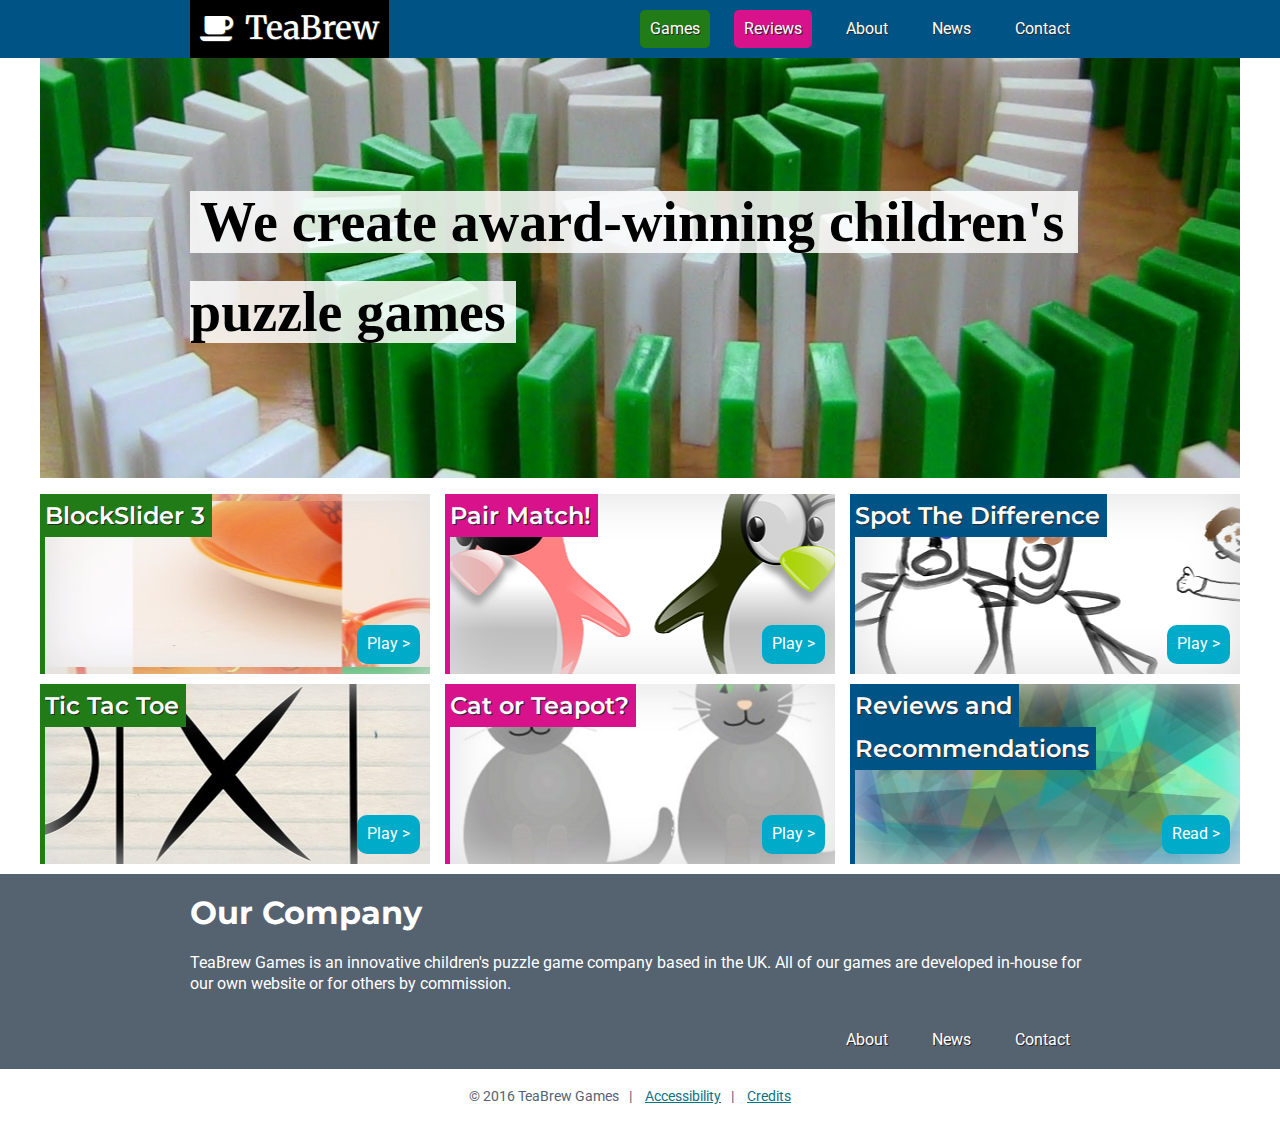
<file: index.html>
<!DOCTYPE html>
<!--
  Home page for COM1008 Assignment
  Author: Charles Lee
  Created: 09/11/16
-->
<html lang="en">

<head>
  <title>TeaBrew Games</title>
  <meta charset="UTF-8">
  <meta name="author" content="Charles Lee">
  <meta name="viewport" content="width=device-width, initial-scale=1">
  <link href="https://fonts.googleapis.com/css?family=Coming+Soon|Merriweather|Montserrat|Roboto" rel="stylesheet" type="text/css">
  <link rel="stylesheet" href="css/normalize.css">
  <link rel="stylesheet" href="font-awesome/css/font-awesome.min.css">
  <link rel="stylesheet" href="css/main.css">
  <link rel="icon" href="img/favicon.png">
</head>

<body>
  <header>
    <nav>
      <div id="mobile-menu-toggle"><i class="fa fa-bars"></i></div>
      <div id="logo">
        <a href="index.html"><span class="fa fa-coffee" ></span>TeaBrew</a>
      </div>
      <ul id="menu-list">
        <li class="highlight"><a href="games.html">Games</a></li>
        <li class="highlight"><a href="reviews.html">Reviews</a></li>
        <li><a href="about.html">About</a></li>
        <li><a href="news.html">News</a></li>
        <li><a href="contact.html">Contact</a></li>
      </ul>
    </nav>
  </header>

  <main>
    <header class="hero" id="welcome">
      <div>
        <h1>We create award-winning children's puzzle games</h1>
      </div>
    </header>

    <div class="gallery cols-3">
      <article id="block-slider-3">
        <h2>BlockSlider 3</h2>
        <a href="block-slider-3.html"><span>Play</span></a>
      </article>
      <article id="pair-match">
        <h2>Pair Match!</h2>
        <a href="games.html#game-pair-match"><span>Play</span></a>
      </article>
      <article id="spot-difference">
        <h2>Spot The Difference</h2>
        <a href="games.html#game-spot-the-difference"><span>Play</span></a>
      </article>
      <article id="tic-tac-toe">
        <h2>Tic Tac Toe</h2>
        <a href="games.html#game-tic-tac-toe"><span>Play</span></a>
      </article>
      <article id="cat-teapot">
        <h2>Cat or Teapot?</h2>
        <a href="games.html#game-cat-or-teapot"><span>Play</span></a>
      </article>
      <article id="reviews">
        <h2>Reviews and Recommendations</h2>
        <a href="reviews.html"><span>Read</span></a>
      </article>
    </div>

    <div class="dark">
      <article>
        <h1>Our Company</h1>
        <p>TeaBrew Games is an innovative children's puzzle game company based in the UK. All of our games are developed in-house for our own website or for others by commission.</p>
        <nav>
          <ul>
            <li><a href="about.html">About</a></li>
            <li><a href="news.html">News</a></li>
            <li><a href="contact.html">Contact</a></li>
          </ul>
        </nav>
      </article>
    </div>
  </main>

  <footer>
    <ul>
      <li>&copy; 2016 TeaBrew Games</li>
      <li><a href="accessibility.html">Accessibility</a></li>
      <li><a href="credits.html">Credits</a></li>
    </ul>
  </footer>

  <script src="js/main.js"></script>
</body>

</html>
</file>
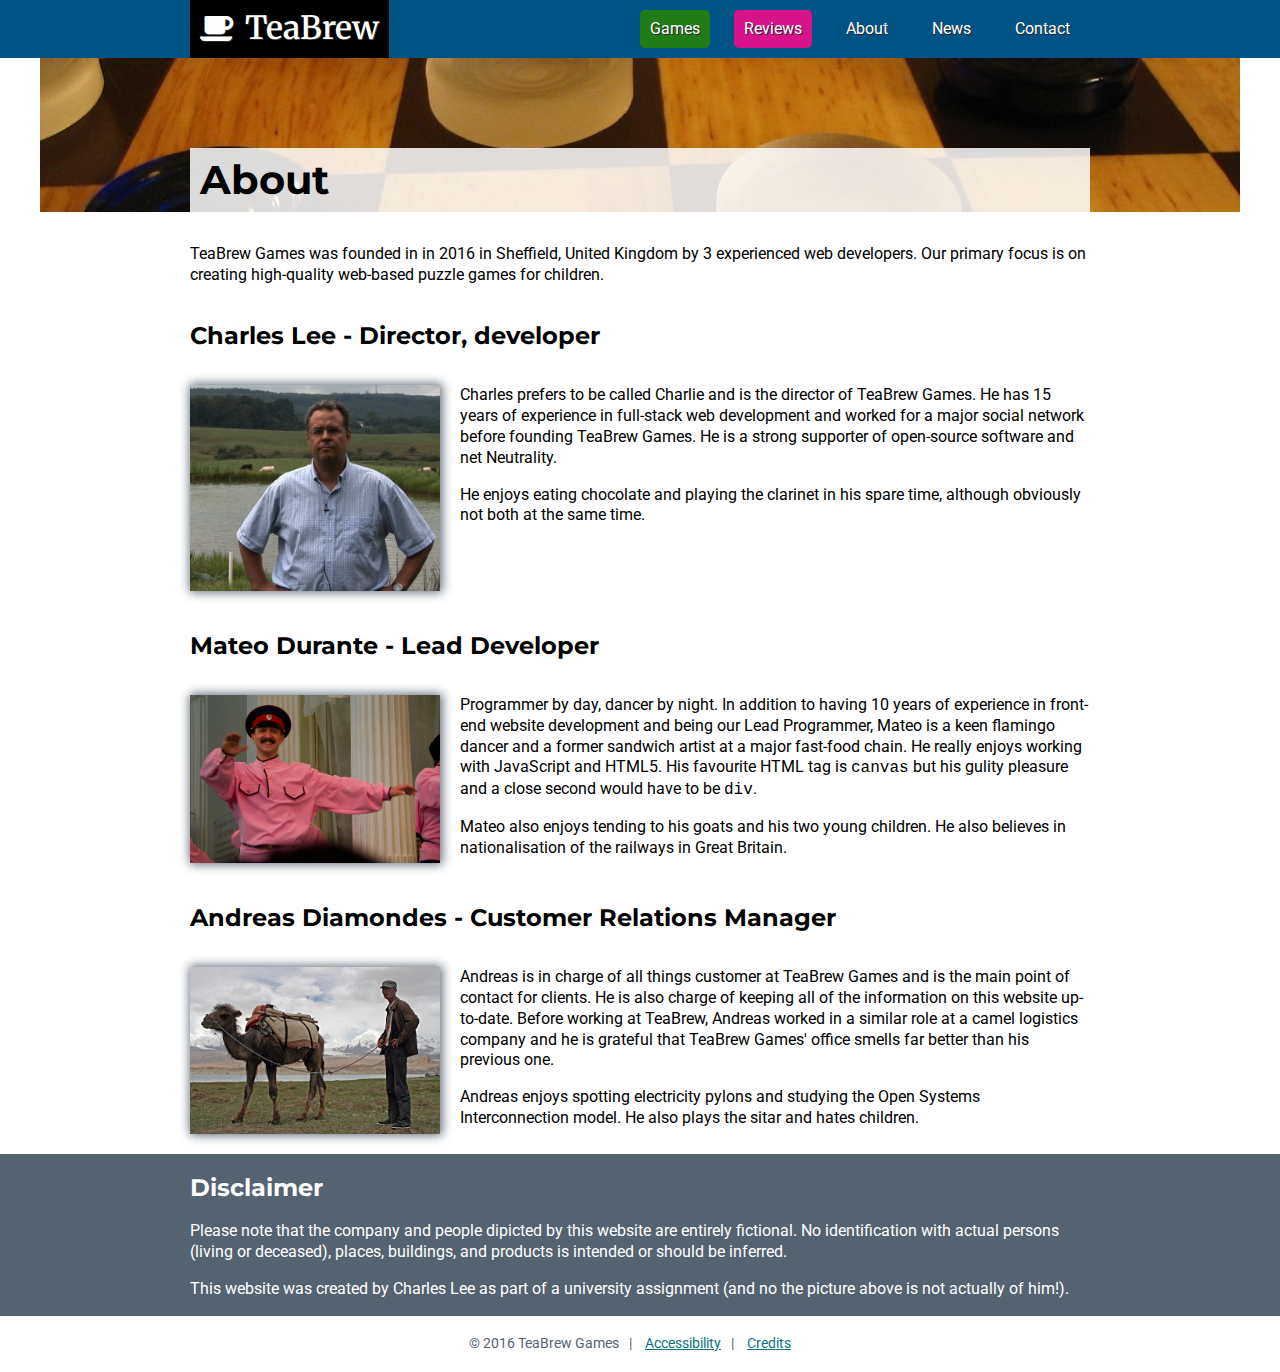
<file: about.html>
<!DOCTYPE html>
<!--
  About page for COM1008 Assignment
  Author: Charles Lee
  Created: 13/11/16
-->
<html lang="en">

<head>
  <title>About - TeaBrew Games</title>
  <meta charset="UTF-8">
  <meta name="author" content="Charles Lee">
  <meta name="viewport" content="width=device-width, initial-scale=1">
  <link href="https://fonts.googleapis.com/css?family=Merriweather|Montserrat|Roboto" rel="stylesheet" type="text/css">
  <link rel="stylesheet" href="css/normalize.css">
  <link rel="stylesheet" href="font-awesome/css/font-awesome.min.css">
  <link rel="stylesheet" href="css/main.css">
  <link rel="icon" href="img/favicon.png">
</head>

<body>
  <header>
    <nav>
      <div id="mobile-menu-toggle"><i class="fa fa-bars"></i></div>
      <div id="logo">
        <a href="index.html"><span class="fa fa-coffee" ></span>TeaBrew</a>
      </div>
      <ul id="menu-list">
        <li class="highlight"><a href="games.html">Games</a></li>
        <li class="highlight"><a href="reviews.html">Reviews</a></li>
        <li><a href="about.html">About</a></li>
        <li><a href="news.html">News</a></li>
        <li><a href="contact.html">Contact</a></li>
      </ul>
    </nav>
  </header>

  <main>
    <header id="about">
      <h1>About</h1>
    </header>

    <div>
      <article>
        <p>TeaBrew Games was founded in in 2016 in Sheffield, United Kingdom by 3 experienced web developers. Our primary focus is on creating high-quality web-based puzzle games for children.</p>
      </article>

      <article class="with-sidebar">
        <h2 id="charles-lee">Charles Lee - Director, developer</h2>
        <aside>
          <img src="img/charles.jpg" alt="Photo of Charles Lee" title="Photo of Charles Lee">
        </aside>
        <section>
          <p>Charles prefers to be called Charlie and is the director of TeaBrew Games. He has 15 years of experience in full-stack web development and worked for a major social network before founding TeaBrew Games. He is a strong supporter of open-source software and net Neutrality.</p>
          <p>He enjoys eating chocolate and playing the clarinet in his spare time, although obviously not both at the same time.</p>
        </section>
      </article>

      <article class="with-sidebar">
        <h2 id="mateo-durante">Mateo Durante - Lead Developer</h2>
        <aside>
          <img src="img/mateo.jpg" alt="Photo of Mateo Durante" title="Photo of Mateo Durante">
        </aside>
        <section>
          <p>Programmer by day, dancer by night. In addition to having 10 years of experience in front-end website development and being our Lead Programmer, Mateo is a keen flamingo dancer and a former sandwich artist at a major fast-food chain. He really enjoys working with JavaScript and HTML5. His favourite HTML tag is <code>canvas</code> but his gulity pleasure and a close second would have to be <code>div</code>.</p>
          <p>Mateo also enjoys tending to his goats and his two young children. He also believes in nationalisation of the railways in Great Britain.</p>
        </section>
      </article>

      <article class="with-sidebar">
        <h2 id="andreas-diamondes">Andreas Diamondes - Customer Relations Manager</h2>
        <aside>
          <img src="img/andreas.jpg" alt="Photo of Andreas Diamondes" title="Photo of Andreas Diamondes">
        </aside>
        <section>
          <p>Andreas is in charge of all things customer at TeaBrew Games and is the main point of contact for clients. He is also charge of keeping all of the information on this website up-to-date. Before working at TeaBrew, Andreas worked in a similar role at a camel logistics company and he is grateful that TeaBrew Games' office smells far better than his previous one.</p>
          <p>Andreas enjoys spotting electricity pylons and studying the  Open Systems Interconnection model. He also plays the sitar and hates children.</p>
        </section>
      </article>
    </div>

    <div class="dark">
      <article>
        <h2>Disclaimer</h2>
        <p>Please note that the company and people dipicted by this website are entirely fictional. No identification with actual persons (living or deceased), places, buildings, and products is intended or should be inferred.</p>
        <p>This website was created by Charles Lee as part of a university assignment (and no the picture above is not actually of him!).</p>
      </article>
    </div>
  </main>

  <footer>
    <ul>
      <li>&copy; 2016 TeaBrew Games</li>
      <li><a href="accessibility.html">Accessibility</a></li>
      <li><a href="credits.html">Credits</a></li>
    </ul>
  </footer>

  <script src="js/main.js"></script>
</body>

</html>
</file>
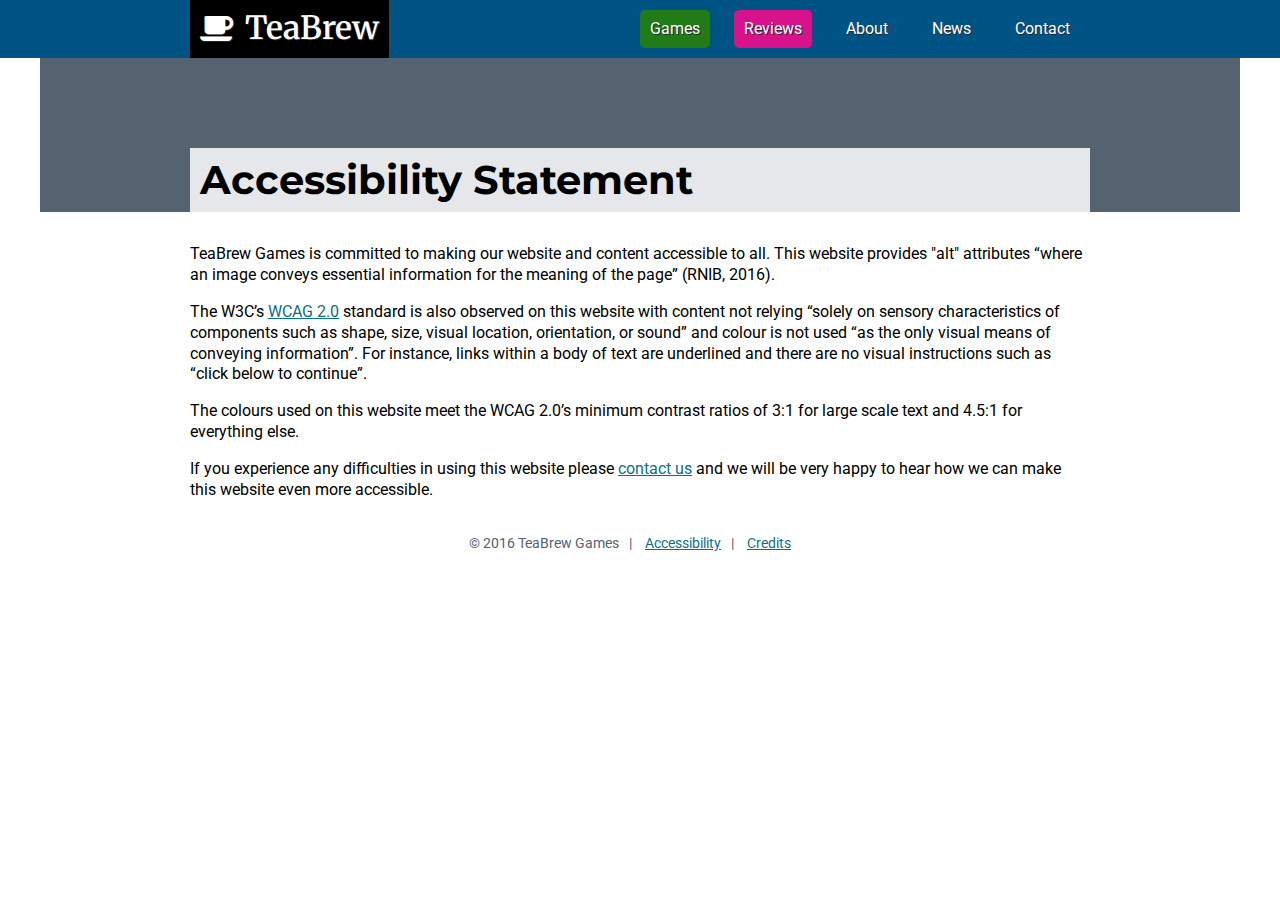
<file: accessibility.html>
<!DOCTYPE html>
<!--
  Accessibility page for COM1008 Assignment
  Author: Charles Lee
  Created: 13/12/16
-->
<html lang="en">

<head>
  <title>Accessibility - TeaBrew Games</title>
  <meta charset="UTF-8">
  <meta name="author" content="Charles Lee">
  <meta name="viewport" content="width=device-width, initial-scale=1">
  <link href="https://fonts.googleapis.com/css?family=Merriweather|Montserrat|Roboto" rel="stylesheet" type="text/css">
  <link rel="stylesheet" href="css/normalize.css">
  <link rel="stylesheet" href="font-awesome/css/font-awesome.min.css">
  <link rel="stylesheet" href="css/main.css">
  <link rel="icon" href="img/favicon.png">
</head>

<body>
  <header>
    <nav>
      <div id="mobile-menu-toggle"><i class="fa fa-bars"></i></div>
      <div id="logo">
        <a href="index.html"><span class="fa fa-coffee" ></span>TeaBrew</a>
      </div>
      <ul id="menu-list">
        <li class="highlight"><a href="games.html">Games</a></li>
        <li class="highlight"><a href="reviews.html">Reviews</a></li>
        <li><a href="about.html">About</a></li>
        <li><a href="news.html">News</a></li>
        <li><a href="contact.html">Contact</a></li>
      </ul>
    </nav>
  </header>

  <main>
    <header>
      <h1>Accessibility Statement</h1>
    </header>

    <div>
      <article>
        <p>TeaBrew Games is committed to making our website and content accessible to all. This website provides "alt" attributes “where an image conveys essential information for the meaning of the page” (RNIB, 2016).</p>
        <p>The W3C’s <a href="https://www.w3.org/TR/WCAG20/">WCAG 2.0</a> standard is also observed on this website with content not relying “solely on sensory characteristics of components such as shape, size, visual location, orientation, or sound” and colour is not used “as the only visual means of conveying information”. For instance, links within a body of text are underlined and there are no visual instructions such as “click below to continue”.</p>
        <p>The colours used on this website meet the WCAG 2.0’s minimum contrast ratios of 3:1 for large scale text and 4.5:1 for everything else.</p>
        <p>If you experience any difficulties in using this website please <a href="contact.html">contact us</a> and we will be very happy to hear how we can make this website even more accessible.</p>
      </article>
    </div>
  </main>

  <footer>
    <ul>
      <li>&copy; 2016 TeaBrew Games</li>
      <li><a href="accessibility.html">Accessibility</a></li>
      <li><a href="credits.html">Credits</a></li>
    </ul>
  </footer>

  <script src="js/main.js"></script>
</body>

</html>
</file>
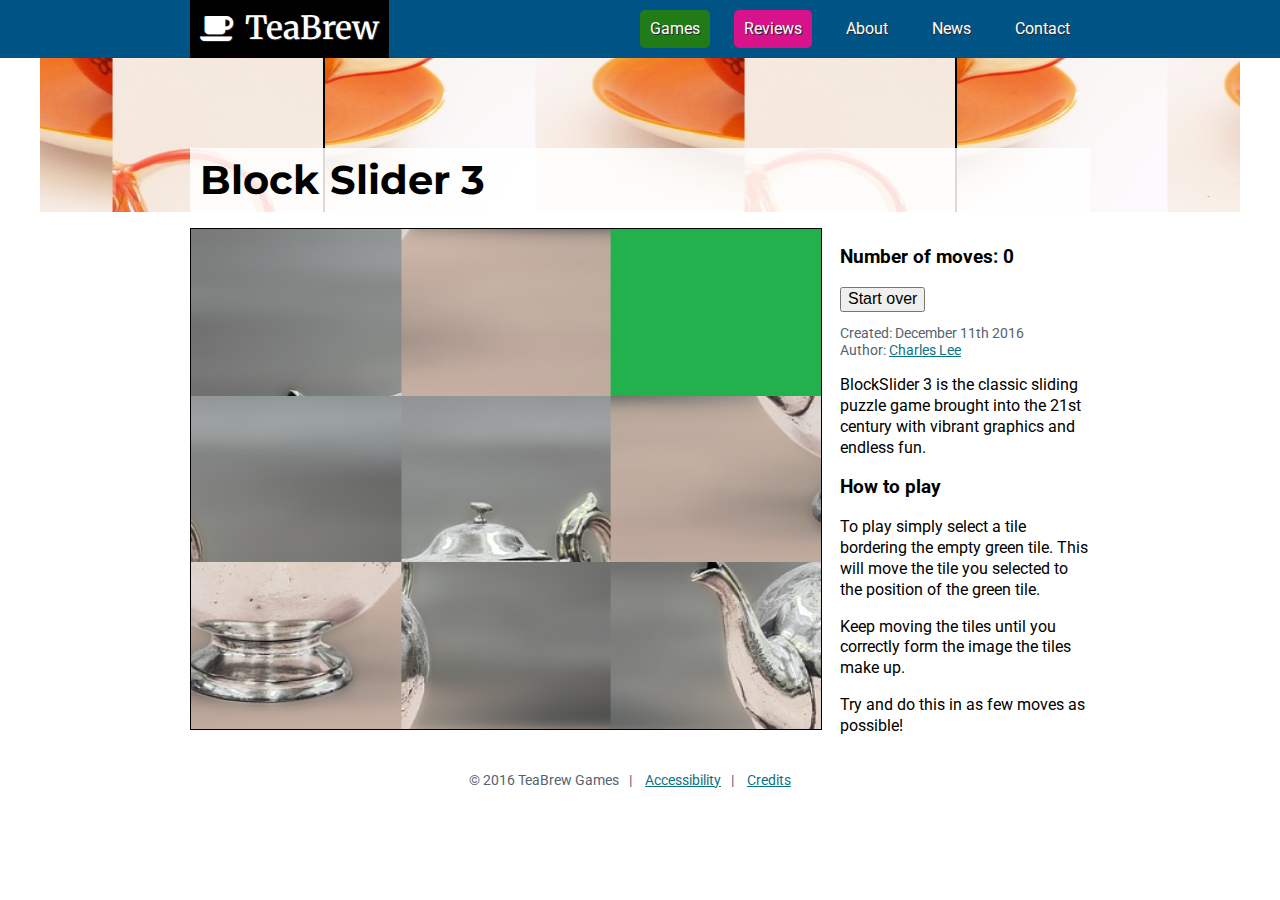
<file: block-slider-3.html>
<!DOCTYPE html>
<!--
  Block Slider 3 game for COM1008 Assignment
  Author: Charles Lee
  Created: 11/12/16
-->
<html lang="en">

<head>
  <title>Block Slider 3 - TeaBrew Games</title>
  <meta charset="UTF-8">
  <meta name="author" content="Charles Lee">
  <meta name="viewport" content="width=device-width, initial-scale=1">
  <link href="https://fonts.googleapis.com/css?family=Merriweather|Montserrat|Roboto" rel="stylesheet" type="text/css">
  <link rel="stylesheet" href="css/normalize.css">
  <link rel="stylesheet" href="font-awesome/css/font-awesome.min.css">
  <link rel="stylesheet" href="css/main.css">
  <link rel="stylesheet" href="css/block-slider-3.css">
  <link rel="icon" href="img/favicon.png">
</head>

<body>
  <header>
    <nav>
      <div id="mobile-menu-toggle"><i class="fa fa-bars"></i></div>
      <div id="logo">
        <a href="index.html"><span class="fa fa-coffee" ></span>TeaBrew</a>
      </div>
      <ul id="menu-list">
        <li class="highlight"><a href="games.html">Games</a></li>
        <li class="highlight"><a href="reviews.html">Reviews</a></li>
        <li><a href="about.html">About</a></li>
        <li><a href="news.html">News</a></li>
        <li><a href="contact.html">Contact</a></li>
      </ul>
    </nav>
  </header>

  <main>
    <header id="block-slider-3">
      <h1>Block Slider 3</h1>
    </header>

    <div>
      <article class="with-sidebar">
        <section>
          <canvas id="game-area" height="500" width="500"></canvas>
        </section>
        <aside>
          <h3>Number of moves: <span id="no-of-moves">0</span></h3>
          <button id="start-over">Start over</button>
          <ul>
            <li>Created: December 11th 2016</li>
            <li>Author: <a href="about.html#charles-lee">Charles Lee</a></li>
          </ul>
          <p>BlockSlider 3 is the classic sliding puzzle game brought into the 21st century with vibrant graphics and endless fun.</p>
          <h3>How to play</h3>
          <p>To play simply select a tile bordering the empty green tile. This will move the tile you selected to the position of the green tile.</p>
          <p>Keep moving the tiles until you correctly form the image the tiles make up.</p>
          <p>Try and do this in as few moves as possible!</p>
        </aside>
      </article>
    </div>
  </main>

  <footer>
    <ul>
      <li>&copy; 2016 TeaBrew Games</li>
      <li><a href="accessibility.html">Accessibility</a></li>
      <li><a href="credits.html">Credits</a></li>
    </ul>
  </footer>

  <script src="js/main.js"></script>
  <script src="js/block-slider-3.js"></script>
</body>

</html>
</file>
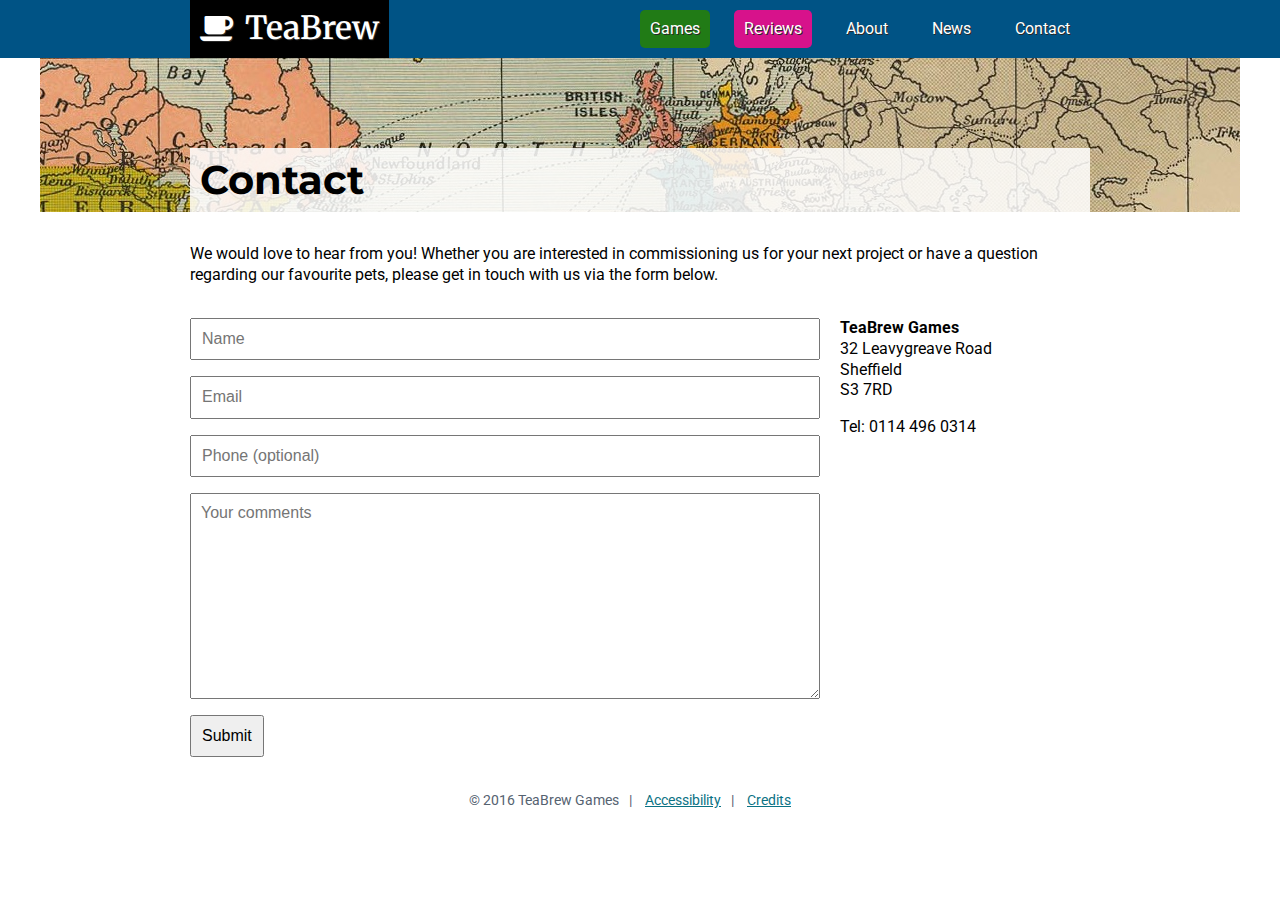
<file: contact.html>
<!DOCTYPE html>
<!--
  Contact page for COM1008 Assignment
  Author: Charles Lee
  Created: 19/11/16
-->
<html lang="en">

<head>
  <title>Contact - TeaBrew Games</title>
  <meta charset="UTF-8">
  <meta name="author" content="Charles Lee">
  <meta name="viewport" content="width=device-width, initial-scale=1">
  <link href="https://fonts.googleapis.com/css?family=Merriweather|Montserrat|Roboto" rel="stylesheet" type="text/css">
  <link rel="stylesheet" href="css/normalize.css">
  <link rel="stylesheet" href="font-awesome/css/font-awesome.min.css">
  <link rel="stylesheet" href="css/main.css">
  <link rel="icon" href="img/favicon.png">
</head>

<body>
  <header>
    <nav>
      <div id="mobile-menu-toggle"><i class="fa fa-bars"></i></div>
      <div id="logo">
        <a href="index.html"><span class="fa fa-coffee" ></span>TeaBrew</a>
      </div>
      <ul id="menu-list">
        <li class="highlight"><a href="games.html">Games</a></li>
        <li class="highlight"><a href="reviews.html">Reviews</a></li>
        <li><a href="about.html">About</a></li>
        <li><a href="news.html">News</a></li>
        <li><a href="contact.html">Contact</a></li>
      </ul>
    </nav>
  </header>

  <main>
    <header id="contact">
      <h1>Contact</h1>
    </header>

    <div>
      <article>
        <p>We would love to hear from you! Whether you are interested in commissioning us for your next project or have a question regarding our favourite pets, please get in touch with us via the form below.</p>
      </article>
      <article class="with-sidebar">
        <section>
          <div class="notice hidden" id="last-submission"></div>
          <form id="contact-form" name="contact" action="http://www.dcs.shef.ac.uk/cgi-intranet/public/FormMail.pl" method="get">
            <input id="GET-name" type="text" name="realname" maxlength="40" size="20" required placeholder="Name">
            <input id="GET-email" type="email" name="email" maxlength="40" size="20" required placeholder="Email">
            <input id="GET-phone" type="tel" name="Telephone number" maxlength="40" size="20" placeholder="Phone (optional)">
            <textarea id="GET-message" name="Message" cols="40" rows="10" placeholder="Your comments" required></textarea>
            <input id="submit" type="submit" value="Submit">

            <!-- Hidden form configuration fields -->
            <input type="hidden" name="subject" value="TeaBrew Games - Contact Form Submission">
            <input type="hidden" name="recipient" value="crjlee1@sheffield.ac.uk">
            <input type=hidden name="redirect" value="https://stuwww.dcs.shef.ac.uk/people/crjlee1/https/scripts/previousPage.html">
          </form>
        </section>

        <aside>
          <p><strong>TeaBrew Games</strong><br/>32 Leavygreave Road<br/>Sheffield<br/>S3 7RD</p>
          <p>Tel: 0114 496 0314</p>
          <iframe src="https://www.google.com/maps/embed?pb=!1m18!1m12!1m3!1d707.5434194612343!2d-1.4832829241337406!3d53.3811446558042!2m3!1f0!2f0!3f0!3m2!1i1024!2i768!4f13.1!3m3!1m2!1s0x48798278a8d9e68f%3A0xd601247222232ace!2s32+Leavygreave+Rd%2C+Sheffield+S3+7QY!5e0!3m2!1sen!2suk!4v1480812314669" width="100%" height="300" frameborder="0" style="border:0" allowfullscreen></iframe>
        </aside>
      </article>
    </div>
  </main>

  <footer>
    <ul>
      <li>&copy; 2016 TeaBrew Games</li>
      <li><a href="accessibility.html">Accessibility</a></li>
      <li><a href="credits.html">Credits</a></li>
    </ul>
  </footer>

  <script src="js/main.js"></script>
  <script src="js/contact.js"></script>
</body>

</html>
</file>
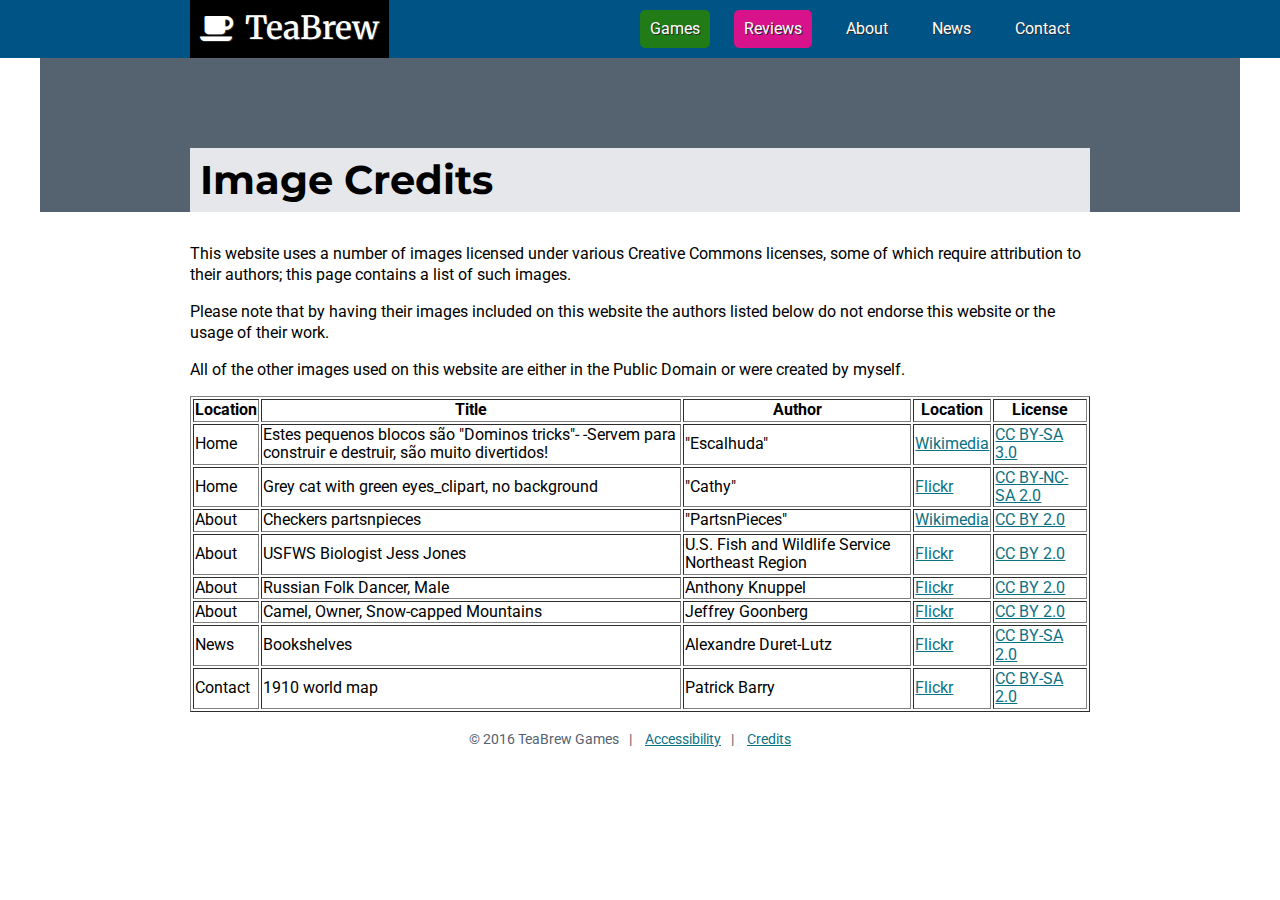
<file: credits.html>
<!DOCTYPE html>
<!--
  Credits page for COM1008 Assignment
  Author: Charles Lee
  Created: 13/12/16
-->
<html lang="en">

<head>
  <title>Credits - TeaBrew Games</title>
  <meta charset="UTF-8">
  <meta name="author" content="Charles Lee">
  <meta name="viewport" content="width=device-width, initial-scale=1">
  <link href="https://fonts.googleapis.com/css?family=Merriweather|Montserrat|Roboto" rel="stylesheet" type="text/css">
  <link rel="stylesheet" href="css/normalize.css">
  <link rel="stylesheet" href="font-awesome/css/font-awesome.min.css">
  <link rel="stylesheet" href="css/main.css">
  <link rel="icon" href="img/favicon.png">
</head>

<body>
  <header>
    <nav>
      <div id="mobile-menu-toggle"><i class="fa fa-bars"></i></div>
      <div id="logo">
        <a href="index.html"><span class="fa fa-coffee" ></span>TeaBrew</a>
      </div>
      <ul id="menu-list">
        <li class="highlight"><a href="games.html">Games</a></li>
        <li class="highlight"><a href="reviews.html">Reviews</a></li>
        <li><a href="about.html">About</a></li>
        <li><a href="news.html">News</a></li>
        <li><a href="contact.html">Contact</a></li>
      </ul>
    </nav>
  </header>

  <main>
    <header>
      <h1>Image Credits</h1>
    </header>

    <div>
      <article>
        <p>This website uses a number of images licensed under various Creative Commons licenses, some of which require attribution to their authors; this page contains a list of such images.</p>
        <p>Please note that by having their images included on this website the authors listed below do not endorse this website or the usage of their work.</p>
        <p>All of the other images used on this website are either in the Public Domain or were created by myself.</p>
        <table border="1">
          <tr>
            <th>Location</th>
            <th>Title</th>
            <th>Author</th>
            <th>Location</th>
            <th>License</th>
          </tr>
          <tr>
            <td>Home</td>
            <td>Estes pequenos blocos são "Dominos tricks"- -Servem para construir e destruir, são muito divertidos!</td>
            <td>"Escalhuda"</td>
            <td><a href="https://commons.wikimedia.org/wiki/File:Estes_pequenos_blocos_s%C3%A3o_%22Dominos_tricks%22-_-Servem_para_construir_e_destruir,_s%C3%A3o_muito_divertidos!_2014-03-01_16-25.jpg">Wikimedia</a></td>
            <td><a href="https://creativecommons.org/licenses/by-sa/3.0/deed.en">CC BY-SA 3.0</a></td>
          </tr>
          <tr>
            <td>Home</td>
            <td>Grey cat with green eyes_clipart, no background</td>
            <td>"Cathy"</td>
            <td><a href="https://flic.kr/p/9x7PGR">Flickr</a></td>
            <td><a href="https://creativecommons.org/licenses/by-nc-sa/2.0/">CC BY-NC-SA 2.0</a></td>
          </tr>
          <tr>
            <td>About</td>
            <td>Checkers partsnpieces</td>
            <td>"PartsnPieces"</td>
            <td><a href="https://commons.wikimedia.org/wiki/File:Checkers_partsnpieces.jpg">Wikimedia</a></td>
            <td><a href="https://creativecommons.org/licenses/by/2.0/deed.en">CC BY 2.0</a></td>
          </tr>
          <tr>
            <td>About</td>
            <td>USFWS Biologist Jess Jones</td>
            <td>U.S. Fish and Wildlife Service Northeast Region</td>
            <td><a href="https://flic.kr/p/dcc4bD">Flickr</a></td>
            <td><a href="https://creativecommons.org/licenses/by/2.0/deed.en">CC BY 2.0</a></td>
          </tr>
          <tr>
            <td>About</td>
            <td>Russian Folk Dancer, Male</td>
            <td>Anthony Knuppel</td>
            <td><a href="https://flic.kr/p/aqVBzm">Flickr</a></td>
            <td><a href="https://creativecommons.org/licenses/by/2.0/deed.en">CC BY 2.0</a></td>
          </tr>
          <tr>
            <td>About</td>
            <td>Camel, Owner, Snow-capped Mountains</td>
            <td>Jeffrey Goonberg</td>
            <td><a href="https://flic.kr/p/5xfqkC">Flickr</a></td>
            <td><a href="https://creativecommons.org/licenses/by/2.0/deed.en">CC BY 2.0</a></td>
          </tr>
          <tr>
            <td>News</td>
            <td>Bookshelves</td>
            <td>Alexandre Duret-Lutz</td>
            <td><a href="https://flic.kr/p/96avM">Flickr</a></td>
            <td><a href="https://creativecommons.org/licenses/by-sa/2.0/">CC BY-SA 2.0</a></td>
          </tr>
          <tr>
            <td>Contact</td>
            <td>1910 world map</td>
            <td>Patrick Barry</td>
            <td><a href="https://flic.kr/p/5NWSvX">Flickr</a></td>
            <td><a href="https://creativecommons.org/licenses/by-sa/2.0/">CC BY-SA 2.0</a></td>
          </tr>
        </table>
      </article>
    </div>
  </main>

  <footer>
    <ul>
      <li>&copy; 2016 TeaBrew Games</li>
      <li><a href="accessibility.html">Accessibility</a></li>
      <li><a href="credits.html">Credits</a></li>
    </ul>
  </footer>

  <script src="js/main.js"></script>
</body>

</html>
</file>
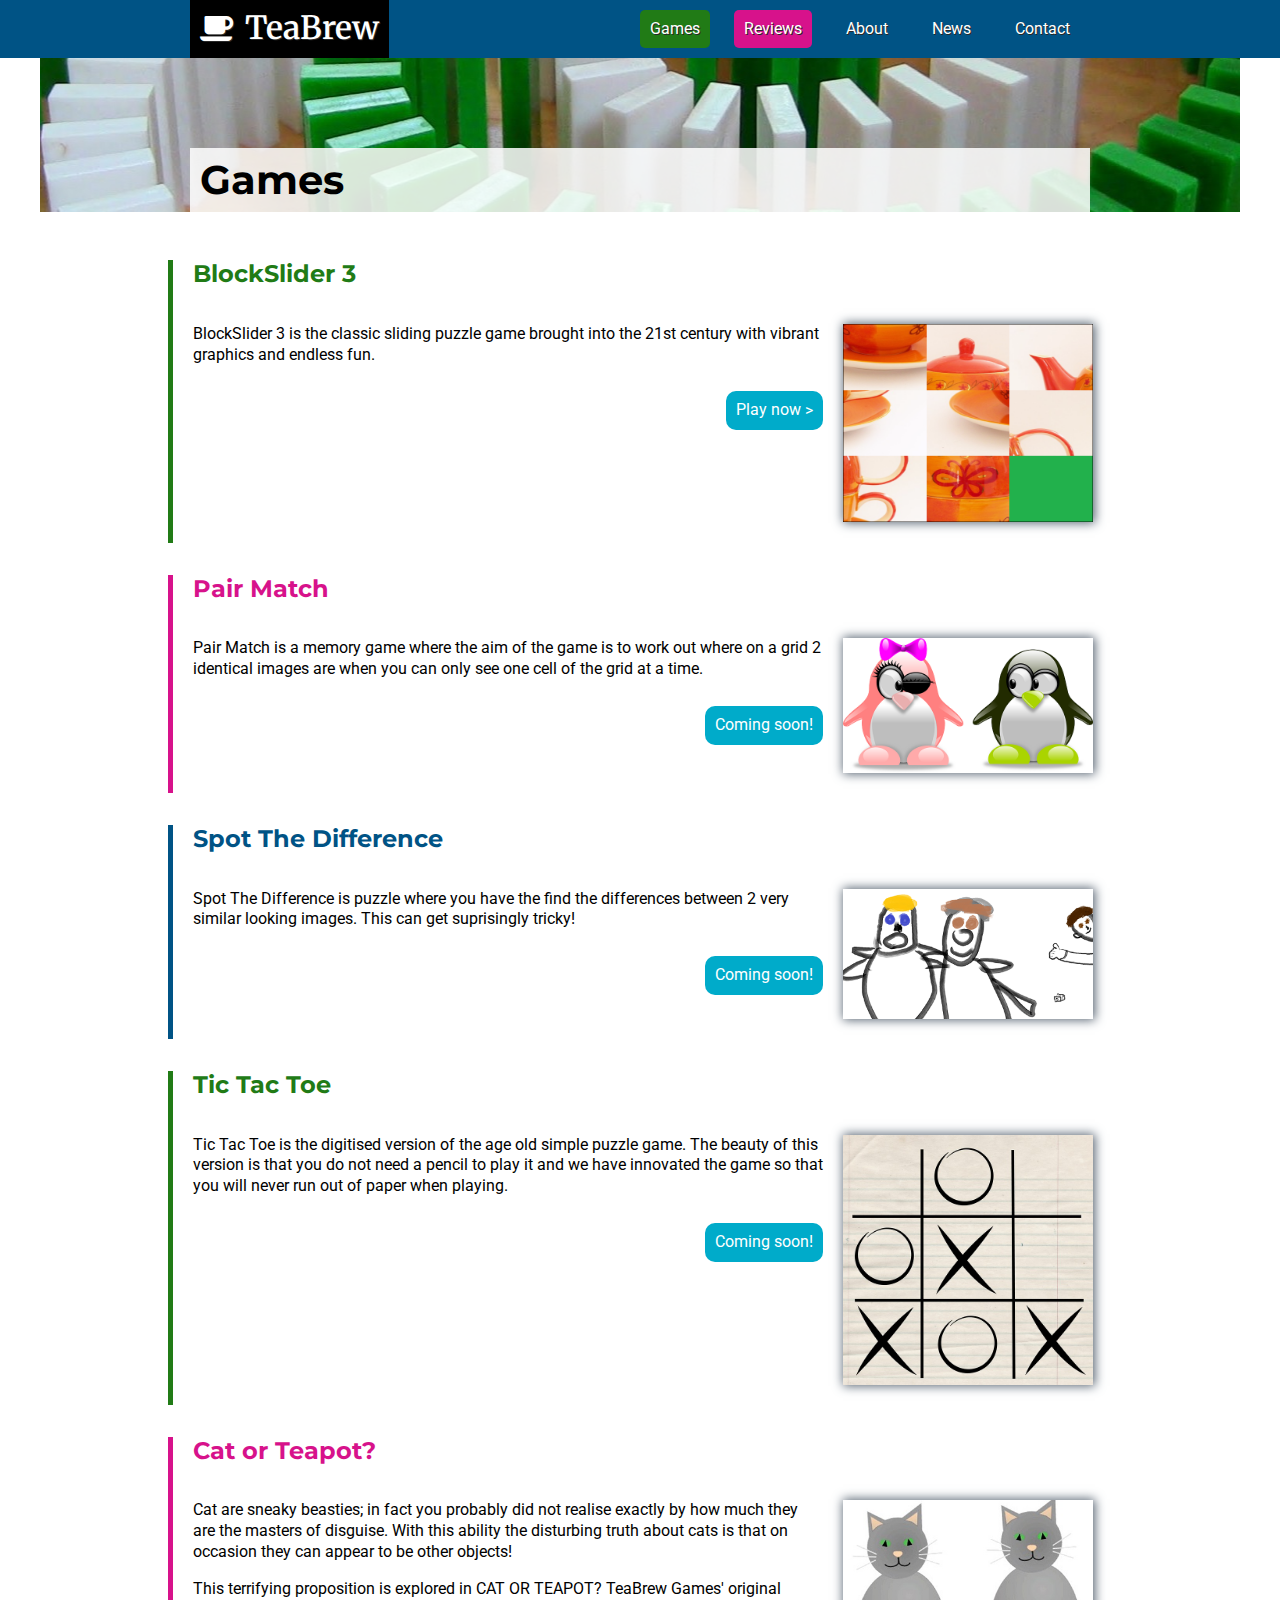
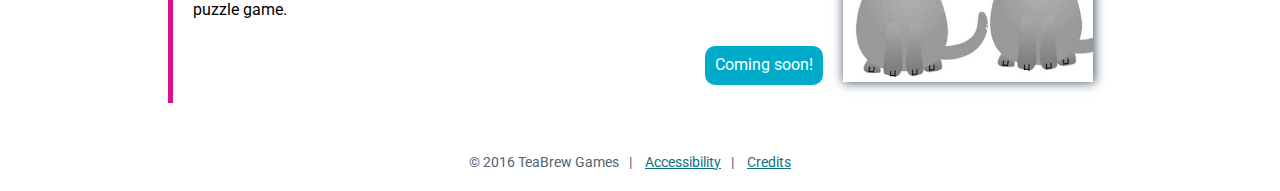
<file: games.html>
<!DOCTYPE html>
<!--
  Games page for COM1008 Assignment
  Author: Charles Lee
  Created: 13/12/16
-->
<html lang="en">

<head>
  <title>Games - TeaBrew Games</title>
  <meta charset="UTF-8">
  <meta name="author" content="Charles Lee">
  <meta name="viewport" content="width=device-width, initial-scale=1">
  <link href="https://fonts.googleapis.com/css?family=Merriweather|Montserrat|Roboto" rel="stylesheet" type="text/css">
  <link rel="stylesheet" href="css/normalize.css">
  <link rel="stylesheet" href="font-awesome/css/font-awesome.min.css">
  <link rel="stylesheet" href="css/main.css">
  <link rel="icon" href="img/favicon.png">
</head>

<body>
  <header>
    <nav>
      <div id="mobile-menu-toggle"><i class="fa fa-bars"></i></div>
      <div id="logo">
        <a href="index.html"><span class="fa fa-coffee" ></span>TeaBrew</a>
      </div>
      <ul id="menu-list">
        <li class="highlight"><a href="games.html">Games</a></li>
        <li class="highlight"><a href="reviews.html">Reviews</a></li>
        <li><a href="about.html">About</a></li>
        <li><a href="news.html">News</a></li>
        <li><a href="contact.html">Contact</a></li>
      </ul>
    </nav>
  </header>

  <main>
    <header id="welcome">
      <h1>Games</h1>
    </header>

    <div>
      <article class="item with-sidebar" id="game-block-slider-3">
        <h2>BlockSlider 3</h2>
        <section>
          <p>BlockSlider 3 is the classic sliding puzzle game brought into the 21st century with vibrant graphics and endless fun.</p>
          <a class="button" href="block-slider-3.html">Play now</a>
        </section>
        <aside>
          <img src="img/block-slider-3.png" alt="Screenshot of Block Slider 3" title="Screenshot of Block Slider 3">
        </aside>
      </article>

      <article class="item with-sidebar" id="game-pair-match">
        <h2>Pair Match</h2>
        <section>
          <p>Pair Match is a memory game where the aim of the game is to work out where on a grid 2 identical images are when you can only see one cell of the grid at a time.</p>
          <a class="button">Coming soon!</a>
        </section>
        <aside>
          <img src="img/pair-match.png" alt="Screenshot of Pair Match" title="Screenshot of Pair Match">
        </aside>
      </article>

      <article class="item with-sidebar" id="game-spot-the-difference">
        <h2>Spot The Difference</h2>
        <section>
          <p>Spot The Difference is puzzle where you have the find the differences between 2 very similar looking images. This can get suprisingly tricky!</p>
          <a class="button">Coming soon!</a>
        </section>
        <aside>
          <img src="img/spot-the-difference.png" alt="Screenshot of Spot The Difference" title="Screenshot of Spot The Difference">
        </aside>
      </article>

      <article class="item with-sidebar" id="game-tic-tac-toe">
        <h2>Tic Tac Toe</h2>
        <section>
          <p>Tic Tac Toe is the digitised version of the age old simple puzzle game. The beauty of this version is that you do not need a pencil to play it and we have innovated the game so that you will never run out of paper when playing.</p>
          <a class="button">Coming soon!</a>
        </section>
        <aside>
          <img src="img/tic-tac-toe.jpg" alt="Screenshot of Tic Tac Toe" title="Screenshot of Tic Tac Toe">
        </aside>
      </article>

      <article class="item with-sidebar" id="game-cat-or-teapot">
        <h2>Cat or Teapot?</h2>
        <section>
          <p>Cat are sneaky beasties; in fact you probably did not realise exactly by how much they are the masters of disguise. With this ability the disturbing truth about cats is that on occasion they can appear to be other objects!</p>
          <p>This terrifying proposition is explored in CAT OR TEAPOT? TeaBrew Games' original puzzle game.</p>
          <a class="button">Coming soon!</a>
        </section>
        <aside>
          <img src="img/cat.jpg" alt="Screenshot of Cat or Teapot?" title="Screenshot of Cat or Teapot?">
        </aside>
      </article>
    </div>
  </main>

  <footer>
    <ul>
      <li>&copy; 2016 TeaBrew Games</li>
      <li><a href="accessibility.html">Accessibility</a></li>
      <li><a href="credits.html">Credits</a></li>
    </ul>
  </footer>

  <script src="js/main.js"></script>
</body>

</html>
</file>
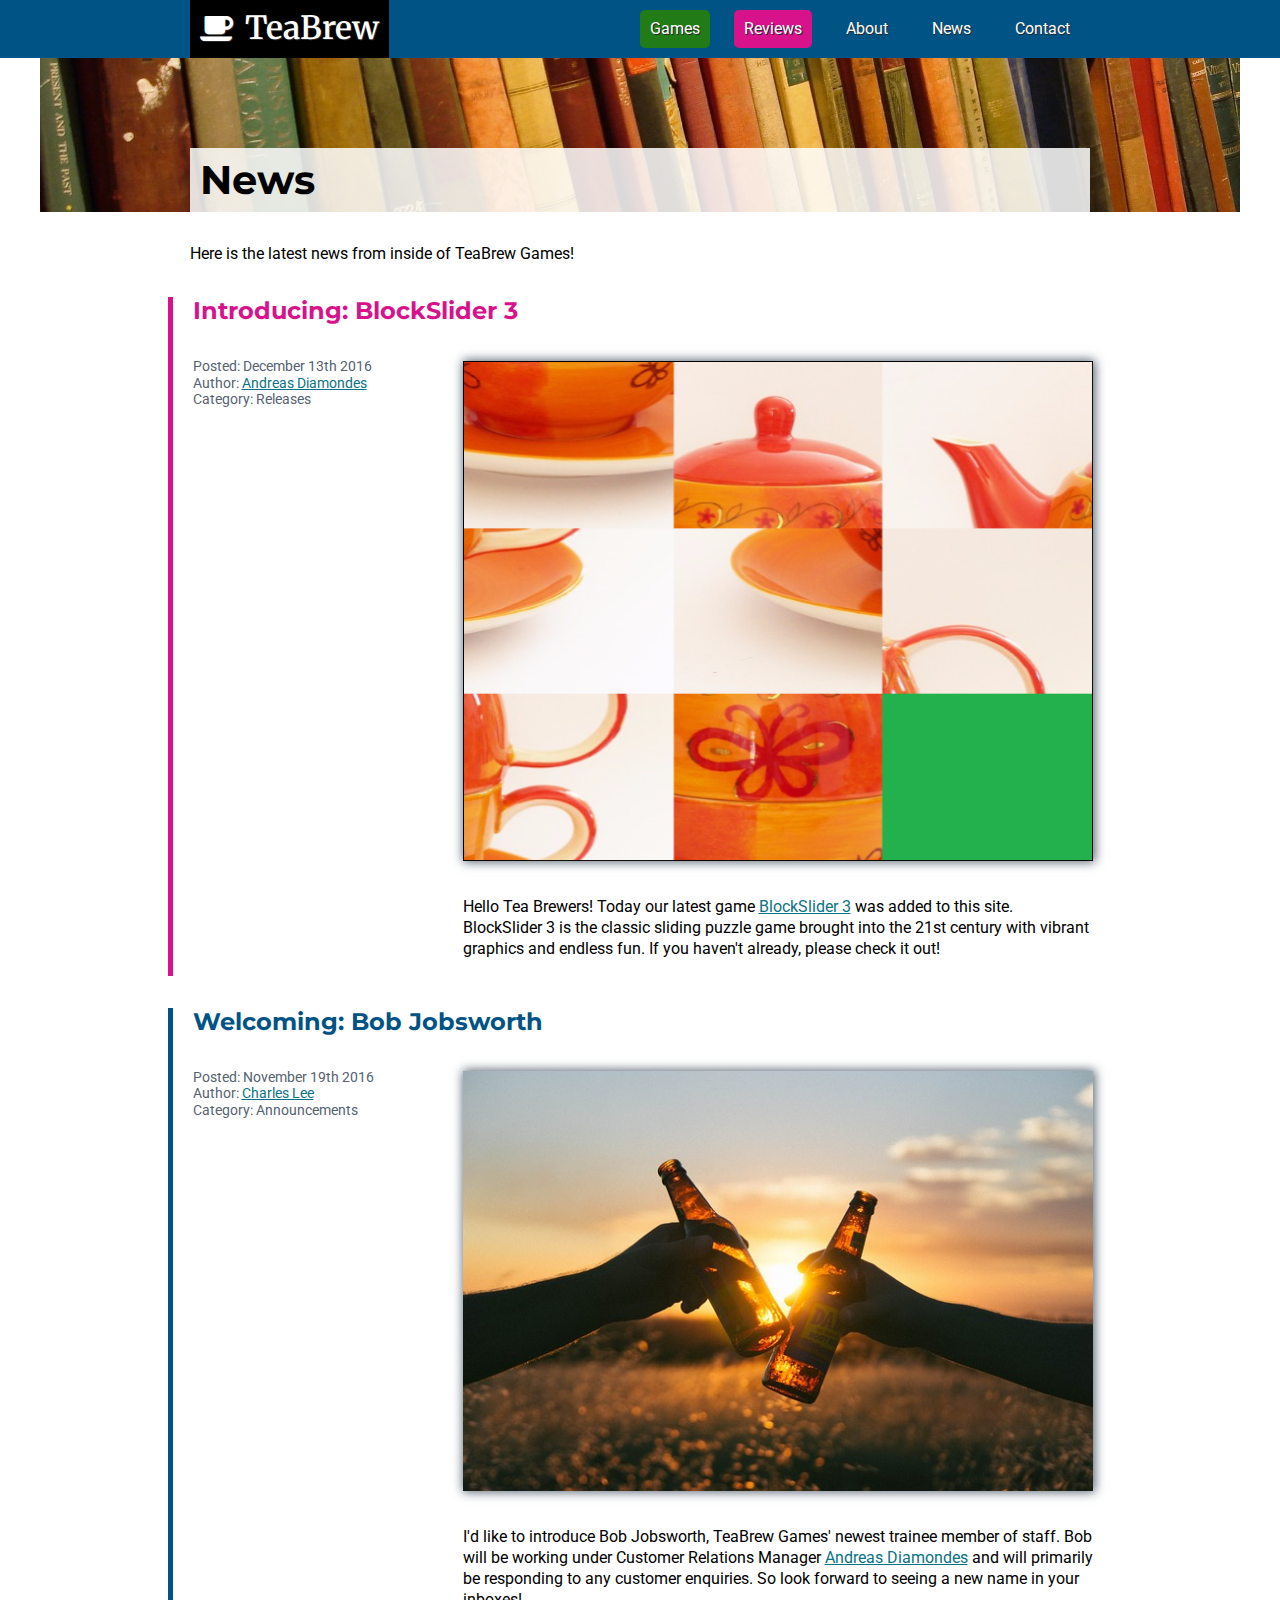
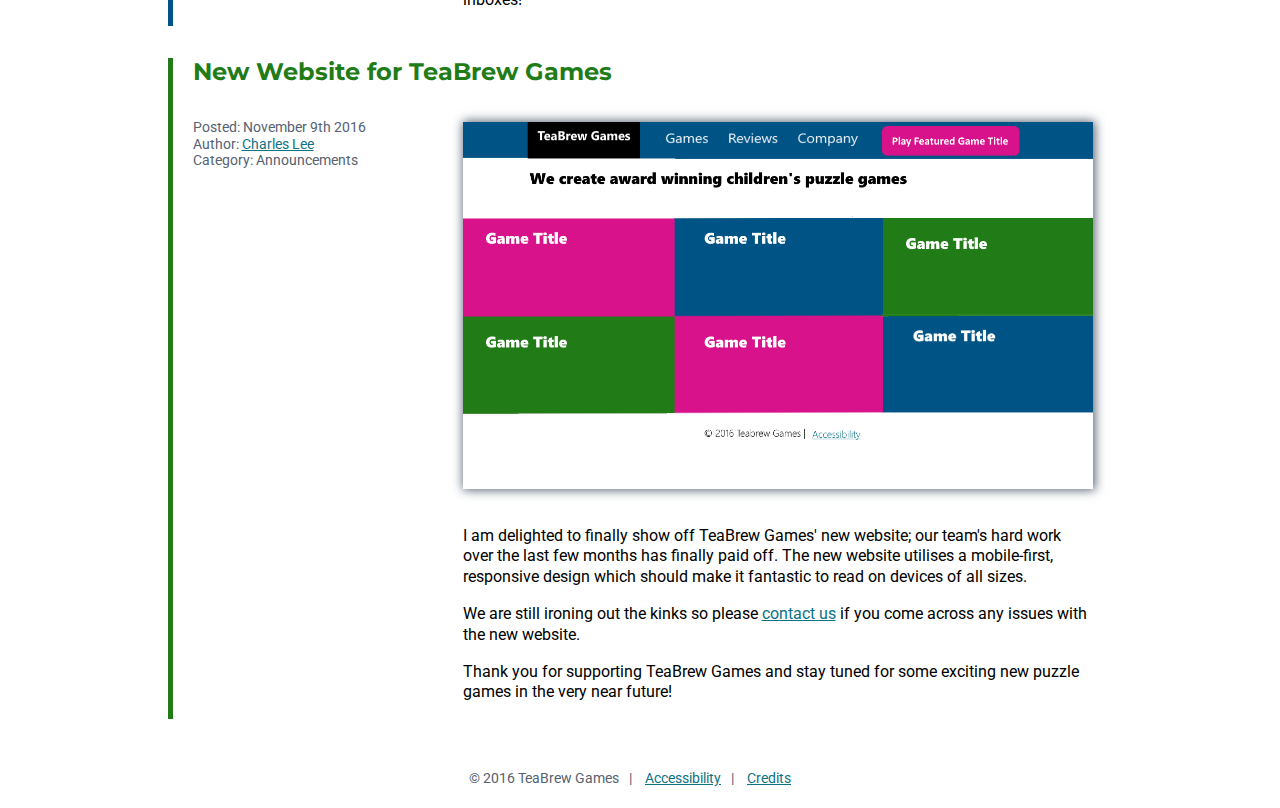
<file: news.html>
<!DOCTYPE html>
<!--
  News page for COM1008 Assignment
  Author: Charles Lee
  Created: 19/11/16
-->
<html lang="en">

<head>
  <title>News - TeaBrew Games</title>
  <meta charset="UTF-8">
  <meta name="author" content="Charles Lee">
  <meta name="viewport" content="width=device-width, initial-scale=1">
  <link href="https://fonts.googleapis.com/css?family=Merriweather|Montserrat|Roboto" rel="stylesheet" type="text/css">
  <link rel="stylesheet" href="css/normalize.css">
  <link rel="stylesheet" href="font-awesome/css/font-awesome.min.css">
  <link rel="stylesheet" href="css/main.css">
  <link rel="icon" href="img/favicon.png">
</head>

<body>
  <header>
    <nav>
      <div id="mobile-menu-toggle"><i class="fa fa-bars"></i></div>
      <div id="logo">
        <a href="index.html"><span class="fa fa-coffee" ></span>TeaBrew</a>
      </div>
      <ul id="menu-list">
        <li class="highlight"><a href="games.html">Games</a></li>
        <li class="highlight"><a href="reviews.html">Reviews</a></li>
        <li><a href="about.html">About</a></li>
        <li><a href="news.html">News</a></li>
        <li><a href="contact.html">Contact</a></li>
      </ul>
    </nav>
  </header>

  <main>
    <header id="news">
      <h1>News</h1>
    </header>

    <div>
      <article>
        <p>Here is the latest news from inside of TeaBrew Games!</p>
      </article>

      <article class="item with-sidebar">
        <h2>Introducing: BlockSlider 3</h2>
        <aside>
          <ul>
            <li>Posted: December 13th 2016</li>
            <li>Author: <a href="about.html#andreas-diamondes">Andreas Diamondes</a></li>
            <li>Category: Releases</li>
          </ul>
        </aside>
        <section>
          <img src="img/block-slider-3.png" alt="Screenshot of Block Slider 3" title="Screenshot of Block Slider 3">
          <p>Hello Tea Brewers! Today our latest game <a href="block-slider-3.html">BlockSlider 3</a> was added to this site. BlockSlider 3 is the classic sliding puzzle game brought into the 21st century with vibrant graphics and endless fun. If you haven't already, please check it out!</p>
        </section>
      </article>

      <article class="item with-sidebar">
        <h2>Welcoming: Bob Jobsworth</h2>
        <aside>
          <ul>
            <li>Posted: November 19th 2016</li>
            <li>Author: <a href="about.html#charles-lee">Charles Lee</a></li>
            <li>Category: Announcements</li>
          </ul>
        </aside>
        <section>
          <img src="img/news-item-2.jpg" alt="Picture of beer bottles 'cheersing'" title="Picture of beer bottles 'cheersing'">
          <p>I'd like to introduce Bob Jobsworth, TeaBrew Games' newest trainee member of staff. Bob will be working under Customer Relations Manager <a href="about.html#andreas-diamondes">Andreas Diamondes</a> and will primarily be responding to any customer enquiries. So look forward to seeing a new name in your inboxes!</p>
        </section>
      </article>

      <article class="item with-sidebar">
        <h2>New Website for TeaBrew Games</h2>
        <aside>
          <ul>
            <li>Posted: November 9th 2016</li>
            <li>Author: <a href="about.html#charles-lee">Charles Lee</a></li>
            <li>Category: Announcements</li>
          </ul>
        </aside>
        <section>
          <img src="img/news-item-1.png" alt="Screenshot of our new responsive website" title="Screenshot of our new responsive website">
          <p>I am delighted to finally show off TeaBrew Games' new website; our team's hard work over the last few months has finally paid off. The new website utilises a mobile-first, responsive design which should make it fantastic to read on devices of all sizes.</p>
          <p>We are still ironing out the kinks so please <a href="contact.html">contact us</a> if you come across any issues with the new website.</p>
          <p>Thank you for supporting TeaBrew Games and stay tuned for some exciting new puzzle games in the very near future!</p>
        </section>
      </article>
    </div>
  </main>

  <footer>
    <ul>
      <li>&copy; 2016 TeaBrew Games</li>
      <li><a href="accessibility.html">Accessibility</a></li>
      <li><a href="credits.html">Credits</a></li>
    </ul>
  </footer>

  <script src="js/main.js"></script>
</body>

</html>
</file>
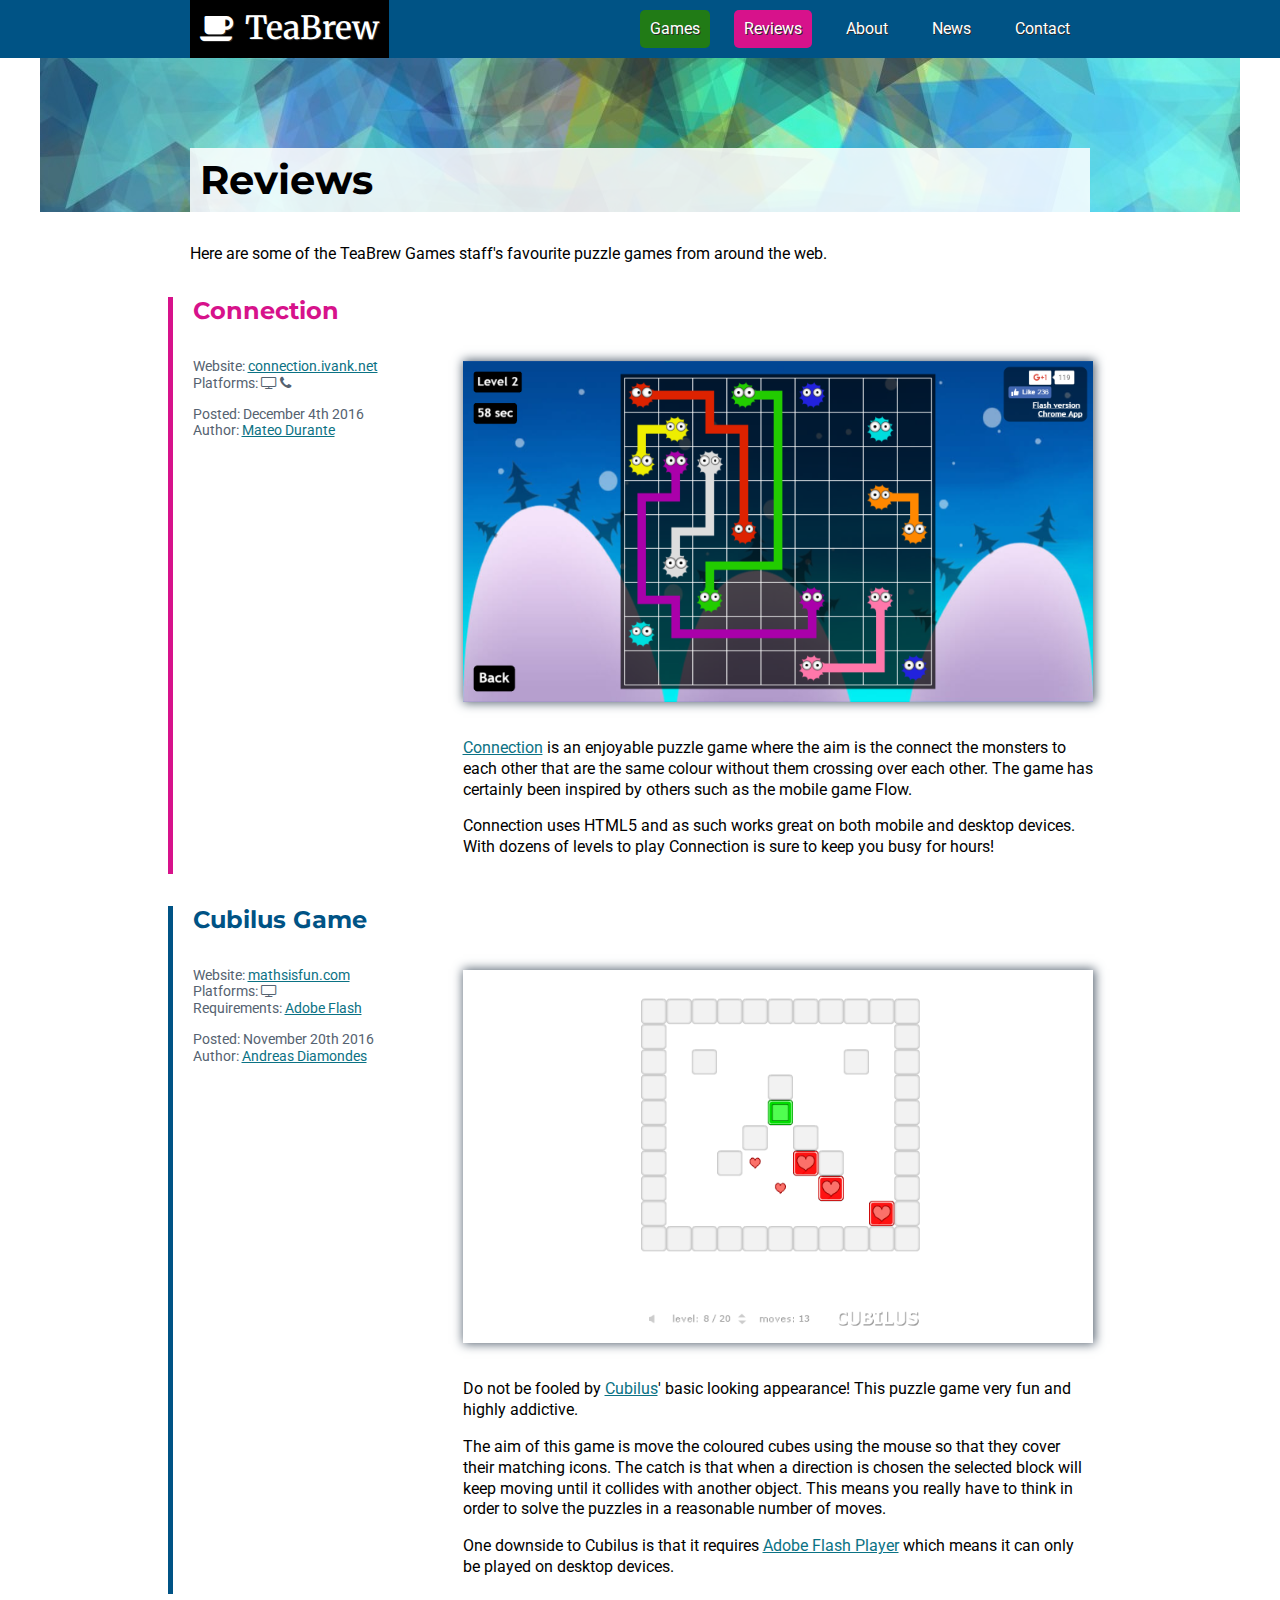
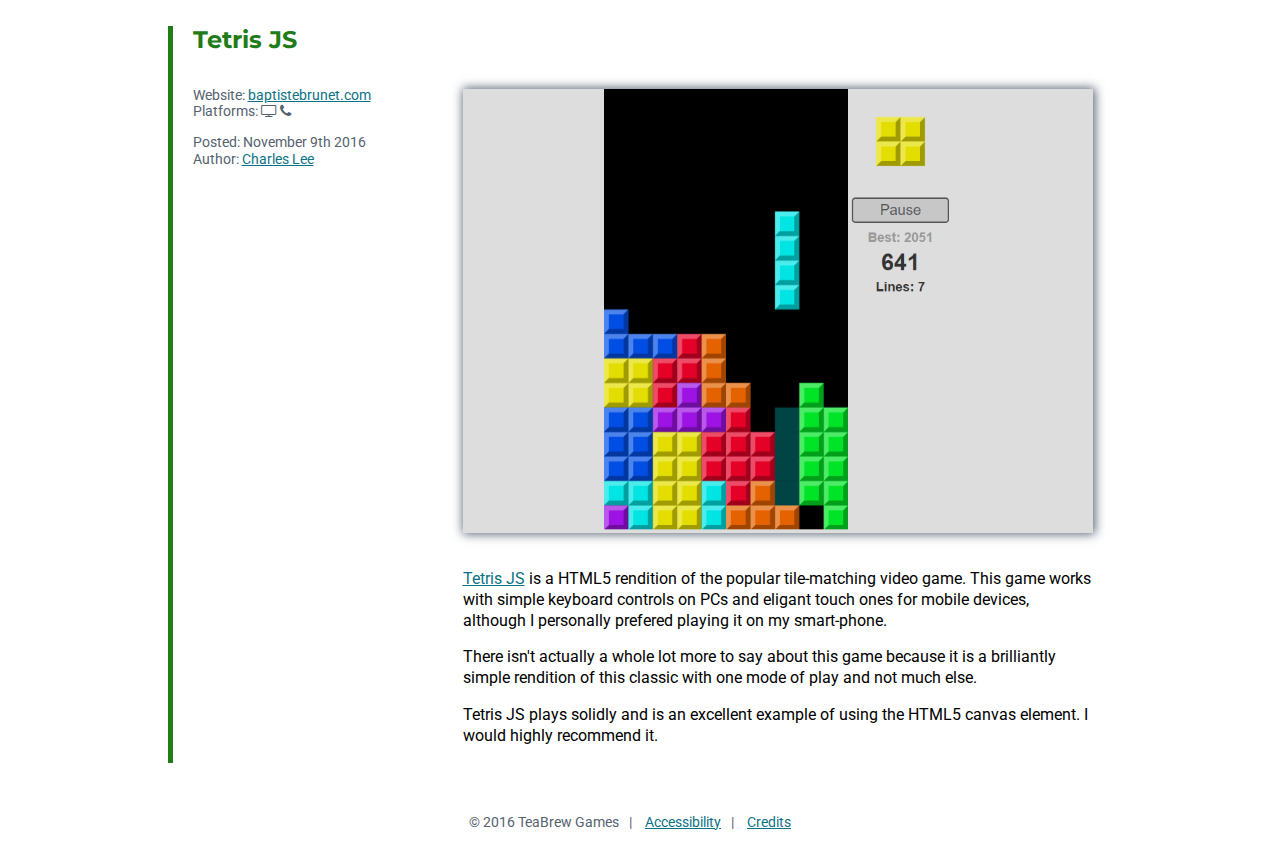
<file: reviews.html>
<!DOCTYPE html>
<!--
  News page for COM1008 Assignment
  Author: Charles Lee
  Created: 19/11/16
-->
<html lang="en">

<head>
  <title>Reviews - TeaBrew Games</title>
  <meta charset="UTF-8">
  <meta name="author" content="Charles Lee">
  <meta name="viewport" content="width=device-width, initial-scale=1">
  <link href="https://fonts.googleapis.com/css?family=Merriweather|Montserrat|Roboto" rel="stylesheet" type="text/css">
  <link rel="stylesheet" href="css/normalize.css">
  <link rel="stylesheet" href="font-awesome/css/font-awesome.min.css">
  <link rel="stylesheet" href="css/main.css">
  <link rel="icon" href="img/favicon.png">
</head>

<body>
  <header>
    <nav>
      <div id="mobile-menu-toggle"><i class="fa fa-bars"></i></div>
      <div id="logo">
        <a href="index.html"><span class="fa fa-coffee" ></span>TeaBrew</a>
      </div>
      <ul id="menu-list">
        <li class="highlight"><a href="games.html">Games</a></li>
        <li class="highlight"><a href="reviews.html">Reviews</a></li>
        <li><a href="about.html">About</a></li>
        <li><a href="news.html">News</a></li>
        <li><a href="contact.html">Contact</a></li>
      </ul>
    </nav>
  </header>

  <main>
    <header id="reviews">
      <h1>Reviews</h1>
    </header>

    <div>
      <article>
        <p>Here are some of the TeaBrew Games staff's favourite puzzle games from around the web.</p>
      </article>

      <article class="item with-sidebar">
        <h2>Connection</h2>

        <aside>
          <ul>
            <li>Website: <a href="http://connection.ivank.net/">connection.ivank.net</a></li>
            <li>Platforms: <span class="fa fa-television" title="PC"></span><span class="alt">PC,</span> <span class="fa fa-phone" title="Mobile"><span class="alt">mobile</span></li>
          </ul>
          <ul>
            <li>Posted: December 4th 2016</li>
            <li>Author: <a href="about.html#mateo-durante">Mateo Durante</a></li>
          </ul>
        </aside>

        <section>
          <img src="img/review_connection.png" alt="Screenshot of Connection">
          <p><a href="http://connection.ivank.net/">Connection</a> is an enjoyable puzzle game where the aim is the connect the monsters to each other that are the same colour without them crossing over each other. The game has certainly been inspired by others such as the mobile game Flow.</p>
          <p>Connection uses HTML5 and as such works great on both mobile and desktop devices. With dozens of levels to play Connection is sure to keep you busy for hours!</p>
        </section>
      </article>

      <article class="item with-sidebar">
        <h2>Cubilus Game</h2>

        <aside>
          <ul>
            <li>Website: <a href="http://www.mathsisfun.com/games/cubilus-game.html">mathsisfun.com</a></li>
            <li>Platforms: <span class="fa fa-television" title="PC"></span><span class="alt">PC</span></li>
            <li>Requirements:  <a href="https://get.adobe.com/flashplayer/">Adobe Flash</a></li>
          </ul>
          <ul>
            <li>Posted: November 20th 2016</li>
            <li>Author: <a href="about.html#andreas-diamondes">Andreas Diamondes</a></li>
          </ul>
        </aside>

        <section>
          <img src="img/review-cubilus.png" alt="Screenshot of Cubilus">
          <p>Do not be fooled by <a href="http://www.mathsisfun.com/games/cubilus-game.html">Cubilus</a>' basic looking appearance! This puzzle game very fun and highly addictive.</p>
          <p>The aim of this game is move the coloured cubes using the mouse so that they cover their matching icons. The catch is that when a direction is chosen the selected block will keep moving until it collides with another object. This means you really have to think in order to solve the puzzles in a reasonable number of moves.</p>
          <p>One downside to Cubilus is that it requires <a href="https://get.adobe.com/flashplayer/">Adobe Flash Player</a> which means it can only be played on desktop devices.</p>
          </section>
      </article>

      <article class="item with-sidebar">
        <h2>Tetris JS</h2>
        <aside>
          <ul>
            <li>Website: <a href="http://www.baptistebrunet.com/games/tetris_js/">baptistebrunet.com</a></li>
            <li>Platforms: <span class="fa fa-television" title="PC"></span><span class="alt">PC,</span> <span class="fa fa-phone" title="Mobile"><span class="alt">mobile</span></li>
          </ul>
          <ul>
            <li>Posted: November 9th 2016</li>
            <li>Author: <a href="about.html#charles-lee">Charles Lee</a></li>
          </ul>
        </aside>

        <section>
          <img src="img/review_tetris_js.png" alt="Screenshot of Tetris JS">
          <p><a href="http://www.baptistebrunet.com/games/tetris_js/">Tetris JS</a> is a HTML5 rendition of the popular tile-matching video game. This game works with simple keyboard controls on PCs and eligant touch ones for mobile devices, although I personally prefered playing it on my smart-phone.</p>
        <p>There isn't actually a whole lot more to say about this game because it is a brilliantly simple rendition of this classic with one mode of play and not much else.</p>
        <p>Tetris JS plays solidly and is an excellent example of using the HTML5 canvas element. I would highly recommend it.</p>
        </section>
      </article>
    </div>
  </main>

  <footer>
    <ul>
      <li>&copy; 2016 TeaBrew Games</li>
      <li><a href="accessibility.html">Accessibility</a></li>
      <li><a href="credits.html">Credits</a></li>
    </ul>
  </footer>

  <script src="js/main.js"></script>
</body>

</html>
</file>
<file: css/main.css>
/*!
  Main style sheet for COM1008 Assignment
  Author: Charles Lee
  Created: 09/11/16
*/

/* ================================
   0.0. CSS DIRECTORY
   ================================

   1.0. INITIAL BREAKPOINT (Smartphone portrait)
        1.1. GENERAL
        1.2. PRIMARY
        1.3. HEADERS
        1.4. NAVIGATION
        1.5. FOOTER
        1.6. HOMEPAGE GALLERY
        1.7. BACKGROUND IMAGES

   2.0. SMARTPHONE LANDSCAPE/SMALL TABLET BREAKPOINT (min-width: 500px)
        2.1. PRIMARY
        2.2. HEADERS
        2.3. NAVIGATION
        2.4. HOME PAGE GALLERY

   3.0. DESKTOP BREAKPOINT (min-width: 768px)
        3.1. PRIMARY
        3.2. HEADERS
        3.3. NAVIGATION
        3.4. HOMEPAGE GALLERY
*/

/* ================================
   1.0. INITIAL BREAKPOINT (Smartphone portrait)
   ================================ */

/* 1.1. GENERAL
   -------------------------------- */

body {
  font-family: "Roboto", sans-serif;
}
p {
  line-height: 1.3em;
}

/* ===Links=== */
a, a:visited {
  color: rgb(11,114,132);
}
a:hover { color: rgb(4,81,94); }

/* ===Buttons=== */
.button {
  background-color: rgb(0,171,202);
  border-radius: 10px;
  color: rgb(255,255,255);
  float: right;
  margin: 10px 0 10px 10px;
  padding: 10px;
  text-decoration: none;
}
.button:visited {
  color: rgb(255,255,255);
}
.button:hover {
  box-shadow: 0 0 10px 3px rgb(0,171,202);
  color: rgb(255,255,255);
}
.button::after {
  content: " >";
  vertical-align: middle;
}

.button:not([href]):hover {
  cursor: not-allowed;
}
.button:not([href])::after {
  content: "";
}

/* ===Headings=== */
h1, h2 {
  font-family: "Montserrat", sans-serif;
}

/* ===Elements that are only displayed when no CSS is avaliable=== */
.alt {
  display: none;
}

/* ===Forms===*/
input, label, textarea {
  box-sizing: border-box;
  display: block;
  margin: 1em 0;
  padding: 10px;
  width: 100%;
}
textarea {
  resize: vertical;
}
input[type="submit"] {
  width: auto;
}

/* 1.2. PRIMARY
   -------------------------------- */

main div {
  clear: both;
  /* Prevents margin collapsing */
  overflow: hidden;
}
.dark {
  background-color: rgb(85,98,112);
  color: rgb(255,255,255);
}
.notice {
  background-color: rgb(215,18,139);
  border-radius: 5px;
  color: rgb(255,255,255);
  padding: 10px 20px;
}
.hidden {
  display: none;
}

/* ===Articles=== */
article {
  margin: 0 auto;
  padding: 0 10px;
  position: relative;
}
article img {
  box-shadow: 1px 0 10px 1px rgb(85,98,112);
  margin: 1em 0;
  width: 100%;
}
section {
  position: relative;
}

/* ===Articles with ".item" alternate between 3 different color accents=== */
.item {
  border-left: 5px solid rgb(0,0,0);
  margin: 2em auto;
}
.item:nth-of-type(3n+1) {
  border-color: rgb(33,123,22);
}
.item:nth-of-type(3n+2) {
  border-color: rgb(215,18,139);
}
.item:nth-of-type(3n+3) {
  border-color: rgb(0,83,133);
}

.item h2 {
  margin-top: 0;
}
.item:nth-of-type(3n+1) h2 {
  color: rgb(33,123,22);
}
.item:nth-of-type(3n+2) h2 {
  color: rgb(215,18,139);
}
.item:nth-of-type(3n+3) h2 {
  color: rgb(0,83,133);
}

/* ===Article sidebars===*/
aside ul {
  padding: 0;
  color: rgb(85,98,112);
  font-size: 0.9em;
  list-style: none;
}

/* 1.3. HEADERS
   -------------------------------- */

/* ===Global header===*/
header {
  background-color: rgb(0,83,133);
}

/* ===Logo=== */
#logo {
  background-color: rgb(0,0,0);
  font-family: 'Merriweather', serif;
  font-size: 1.5em;
  font-weight: 600;
  margin: 0;
  text-align: center;
}
#logo .fa-coffee::after {
  /* Creates a space after the logo symbol relative to font-size */
  color: transparent;
  content: "-";
  text-shadow: none;
}
#logo a:hover {
  background-color: rgb(30,30,30);
  text-decoration: none;
}

/* ===Page header=== */
main header {
  background-color: rgb(85,98,112);
  background-position: center;
  margin: 0 auto 1em auto;
  overflow: hidden;
}
main header h1 {
  background-color: rgba(255,255,255,0.85);
  box-sizing: border-box;
  font-size: 2em;
  line-height: 1.6em;
  margin: 10vh auto 0 auto;
  padding: 0 10px;
  text-shadow: none;
}

/* ===Hero headers===*/
.hero div {
  margin: 10% auto;
}
.hero h1 {
  display: inline;
  font-family: "Coming Soon", cursive;
  white-space: pre-wrap;
}

/* 1.4. NAVIGATION
   -------------------------------- */

nav {
  /* Center the nav bar */
  margin: 0 auto;
}
nav ul {
  display: flex;
  flex-flow: row wrap;
  justify-content: flex-end;
  margin: 0;
  padding: 0;
}
nav li {
  flex: 1 100%;
  list-style: none;
  text-align: center;
}

nav a {
  color: rgb(255,255,255);
  display: block;
  padding: 10px;
  text-decoration: none;
  text-shadow: 1px 1px rgb(40,40,40);
  white-space: nowrap;
}
nav a:visited { color: rgb(255,255,255); }
nav a:hover { color: rgb(212,212,212); }

/* ===Highlighted nav items=== */
nav li.highlight:nth-of-type(2n+1) a {
  background-color: rgb(33,123,22);
}
nav li.highlight:nth-of-type(2n+2) a {
  background-color: rgb(215,18,139);
}

/* ===Top navigation=== */
#mobile-menu-toggle {
  color: rgb(255,255,255);
  font-size: 1.5em;
  padding: 10px;
  position: absolute;
  right: 0;
}
#mobile-menu-toggle:hover {
  color: rgb(212,212,212);
  cursor: pointer;
}
header nav ul.hidden {
  display: none;
}

/* 1.5. FOOTER
   -------------------------------- */

footer {
  clear: both;
  color: rgb(85,98,112);
  font-size: 90%;
  padding: 20px;
}
footer ul {
  margin: 0;
  padding: 0;
  text-align: center;
}
footer li {
  display: inline;
  list-style: none;
}
footer li:after {
  /* Each footer element is seperated with a "|" */
  content: "|";
  padding: 0 10px;
}
footer li:last-child:after {
  content: "";
}

/* 1.6. HOME PAGE GALLERY
   -------------------------------- */

.gallery {
  display: flex;
  flex-flow: row;
  flex-wrap: wrap;
  justify-content: space-between;
  margin: 10px auto 0 auto;
}

/* Each gallery item is a article */
.gallery article {
  background-color: rgb(0,0,0);
  background-position: center;
  border-left-style: solid;
  border-width: 5px;
  box-shadow: inset -1px 0 50px 1px rgb(222,222,222);
  box-sizing: border-box;
  flex: 1 1 100%;
  height: 150px;
  margin: 0 0 10px 0;
  overflow: hidden;
  padding: 0;
  position: relative;
}
/* Gallery item borders switch between 3 colors */
.gallery article:nth-of-type(3n+1) {
  border-color: rgb(33,123,22);
}
.gallery article:nth-of-type(3n+2) {
  border-color: rgb(215,18,139);
}
.gallery article:nth-of-type(3n+3) {
  border-color: rgb(0,83,133);
}

.gallery h2 {
  box-sizing: border-box;
  color: rgb(255,255,255);
  display: inline;
  font-size: 1.5em;
  font-weight: 600;
  line-height: 1.8;
  padding: 7px 7px 7px 0;
  text-shadow: 1px 1px rgb(40,40,40);
  transition: background-color ease-out 0.2s;
  vertical-align: top;
  white-space: pre-wrap;
}
.gallery a {
  color: rgb(255,255,255);
  height: 100%;
  left: 0;
  position: absolute;
  top: 0;
  width: 100%;
}
.gallery a:active {
  opacity: 0.85;
}
.gallery a span {
  background-color: rgb(0,171,202);
  border-radius: 10px;
  bottom: 0;
  margin: 10px;
  padding: 10px;
  position: absolute;
  right: 0;
}
.gallery a span:hover {
  box-shadow: 0 0 10px 3px rgb(0,171,202);
}
.gallery a span::after {
  content: " >";
  vertical-align: middle;
}
/* Gallery items' color on hover switches between 3 colors */
.gallery article:nth-of-type(3n+1) {
  background-color: rgb(33,123,22);
}
.gallery article:nth-of-type(3n+2) {
  background-color: rgb(215,18,139);
}
.gallery article:nth-of-type(3n+3) {
  background-color: rgb(0,83,133);
}
.gallery article:hover:not(.cover) {
  background-image: none !important;
  box-shadow: none;
}

/* Background color of gallery items text switches between 3 colors */
.gallery article:nth-of-type(3n+1) h2 {
  background-color: rgb(33,123,22);
}
.gallery article:nth-of-type(3n+2) h2 {
  background-color: rgb(215,18,139);
}
.gallery article:nth-of-type(3n+3) h2 {
  background-color: rgb(0,83,133);
}

/* 1.7. BACKGROUND IMAGES
   --------------------------------

/* ===HOME PAGE=== */
#welcome {
  background-image: url("../img/welcome.jpg");
}

/* ===GAMES=== */
#block-slider-3 {
  background-image: url("../img/block-slider-3.png");
}
#pair-match {
  background-image: url("../img/pair-match.png");
}
#spot-difference {
  background-image: url("../img/spot-the-difference.png");
}
#tic-tac-toe {
  background-image: url("../img/tic-tac-toe.jpg");
}
#cat-teapot {
  background-image: url("../img/cat.jpg");
}

/* ===REVIEWS=== */
#reviews {
  background-image: url("../img/reviews.jpg");
}

/* ===ABOUT=== */
#about {
  background-color: rgb(202,135,26);
  background-image: url("../img/checkers.jpg");
}

/* ===NEWS=== */
#news {
  background-image: url("../img/news.jpg");
}

/* ===CONTACT=== */
#contact {
  background-image: url("../img/contact.jpg");
}

/* ================================
   2.0. SMARTPHONE LANDSCAPE/SMALL TABLET BREAKPOINT
   ================================ */

@media only screen and (min-width: 500px) {

  /* 2.1. PRIMARY
     -------------------------------- */

  aside li {
    display: inline-block;
  }
 aside li:after {
    content: "|";
    padding: 0 7px;
  }
  aside li:last-child:after {
    content: "";
  }

  /* 2.2. HEADERS
     -------------------------------- */

  main header h1 {
    font-size: 2.5em;
  }

  /* 2.3. NAVIGATION
     -------------------------------- */

  nav ul {
    flex-flow: row wrap;
    justify-content: flex-end;
    margin: 0;
    padding: 10px;
  }
  nav li {
    flex: 1;
    margin: 0 10px 0 0;
  }

  /* ===Highlighted nav items=== */
  nav li.highlight a {
    border-radius: 5px;
  }

  /* ===Top navigation=== */
  #mobile-menu-toggle {
    display: none;
  }

  header nav ul.hidden {
    display: flex;
  }

  /* 2.4. HOME PAGE GALLERY
   -------------------------------- */

  .gallery article {
     height: 180px;
    /* 2 columns in gallery */
  }
  .gallery.cols-2 article, .gallery.cols-3 article {
     max-width: 49%;
  }
}

/* ================================
   3.0. DESKTOP BREAKPOINT
   ================================ */

@media only screen and (min-width: 768px) {

  /* 3.1. PRIMARY
   -------------------------------- */
  article h2 {
    width: 100%;
  }
  article {
    max-width: 900px;
    padding: 0 20px;
  }
  article.with-sidebar {
    display: flex;
    flex-wrap: wrap;
  }
  .with-sidebar section:last-child, .with-sidebar aside:last-child {
    padding-left: 20px;
  }

  aside {
    width: 250px;
  }
  aside li {
    display: block;
  }
  aside li:after {
    content: "";
    padding: 0;
  }
  section {
    flex: 1;
  }

  /* 3.2. HEADERS
   -------------------------------- */

  #logo {
    font-size: 2em;
  }

  /* ===Page header=== */
  main header {
    max-width: 1200px;
  }
  main header h1 {
    max-width: 900px;
  }

  /* ===Hero headers===*/
  .hero div {
    max-width: 900px;
  }
  .hero h1 {
    font-size: 3.5em;
  }

  /* 3.3. NAVIGATION
   -------------------------------- */

  nav {
     display: flex;
    /* Moves header contents onto one row */
    flex-flow: row wrap;
    max-width: 900px;
  }
  nav ul, header nav ul.hidden {
    display: block;
    flex: 1;
    text-align: right;
  }
  nav li {
    display: inline-block;
    margin: 0 20px 0 0;
  }
  nav li:last-of-type {
    margin: 0;
  }

  /* ===Top navigation===*/
  header nav ul {
    display: block;
  }

  /* 3.4. HOME PAGE GALLERY
   -------------------------------- */

  .gallery {
    max-width: 1200px;
  }
  .gallery.cols-3 article {
    /* 3 columns in gallery */
    max-width: 32.5%;
  }
}
</file>
<file: css/block-slider-3.css>
/*!
  Style sheet for Block Slider 3 game
  Author: Charles Lee
  Created: 11/12/16
*/

#game-area {
  border: 1px solid rgb(0,0,0);
  width: 100%;
  max-height: 500px;
}
</file>
